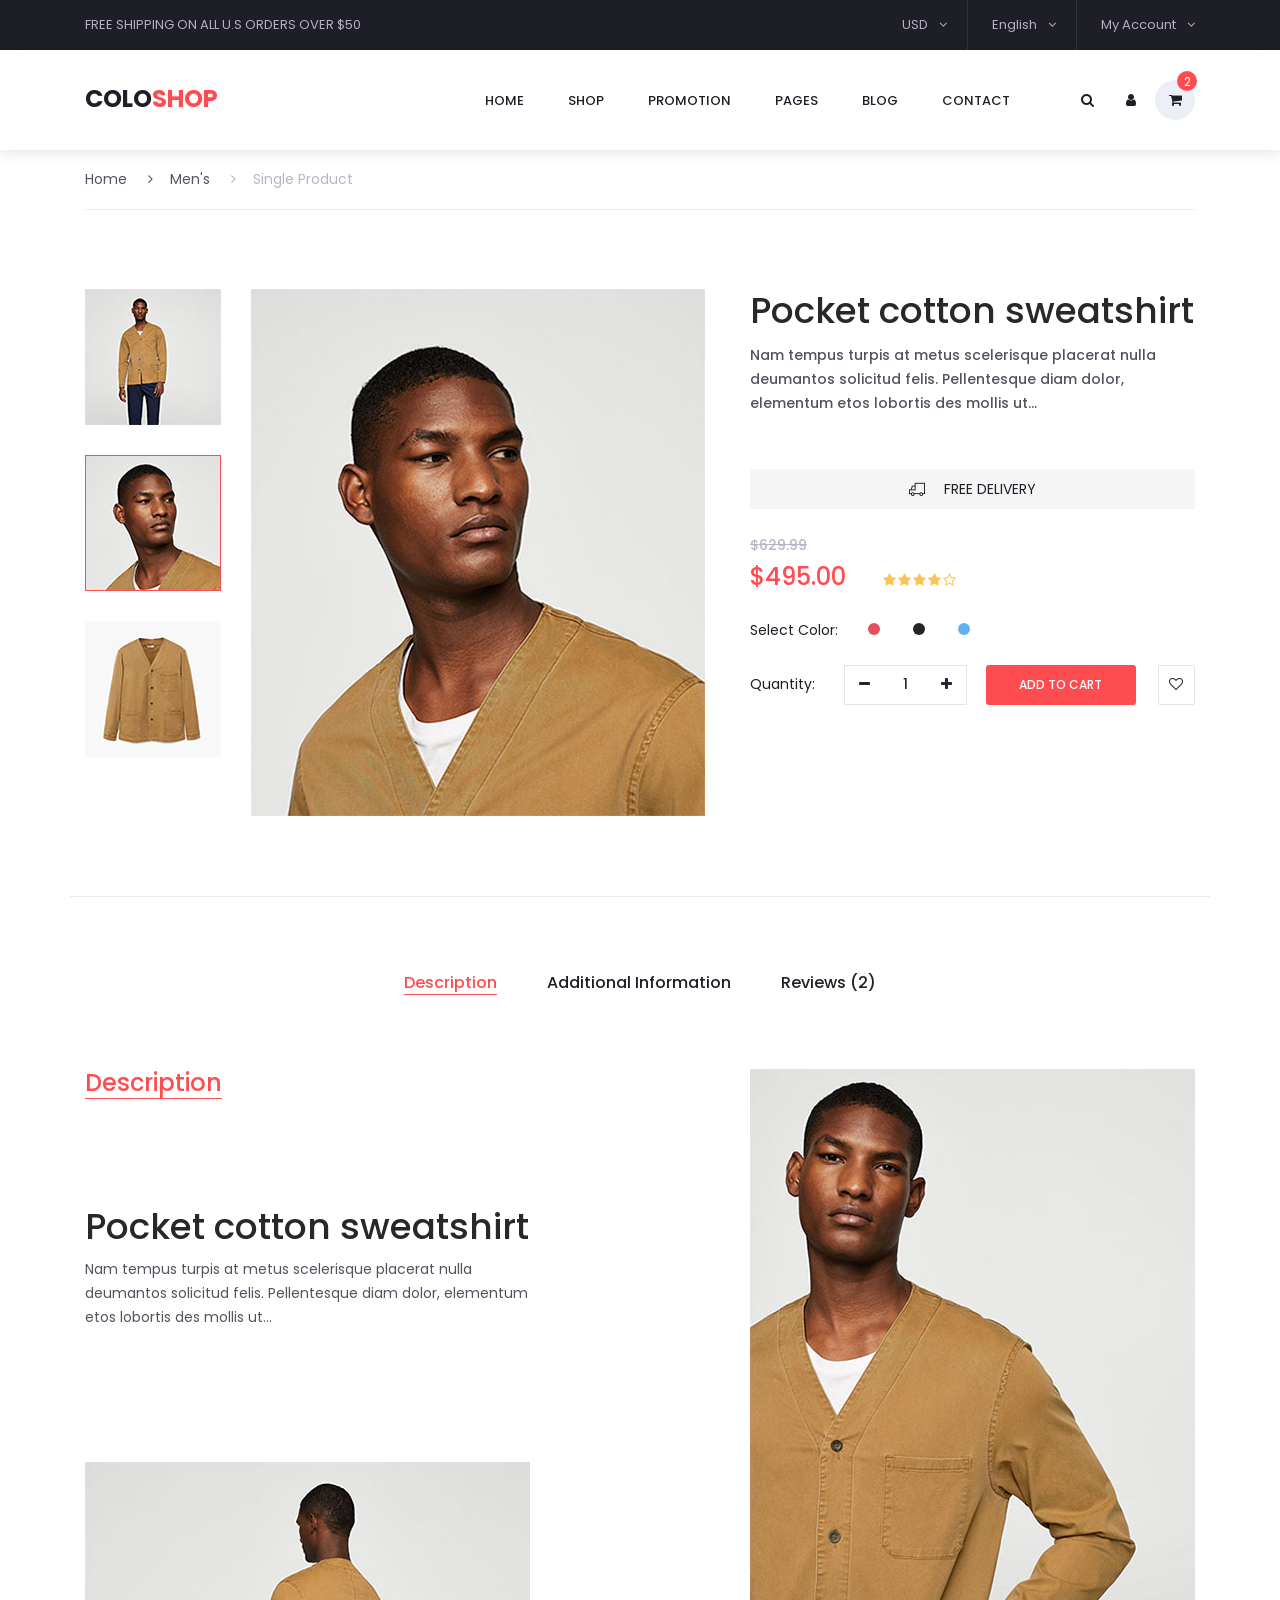
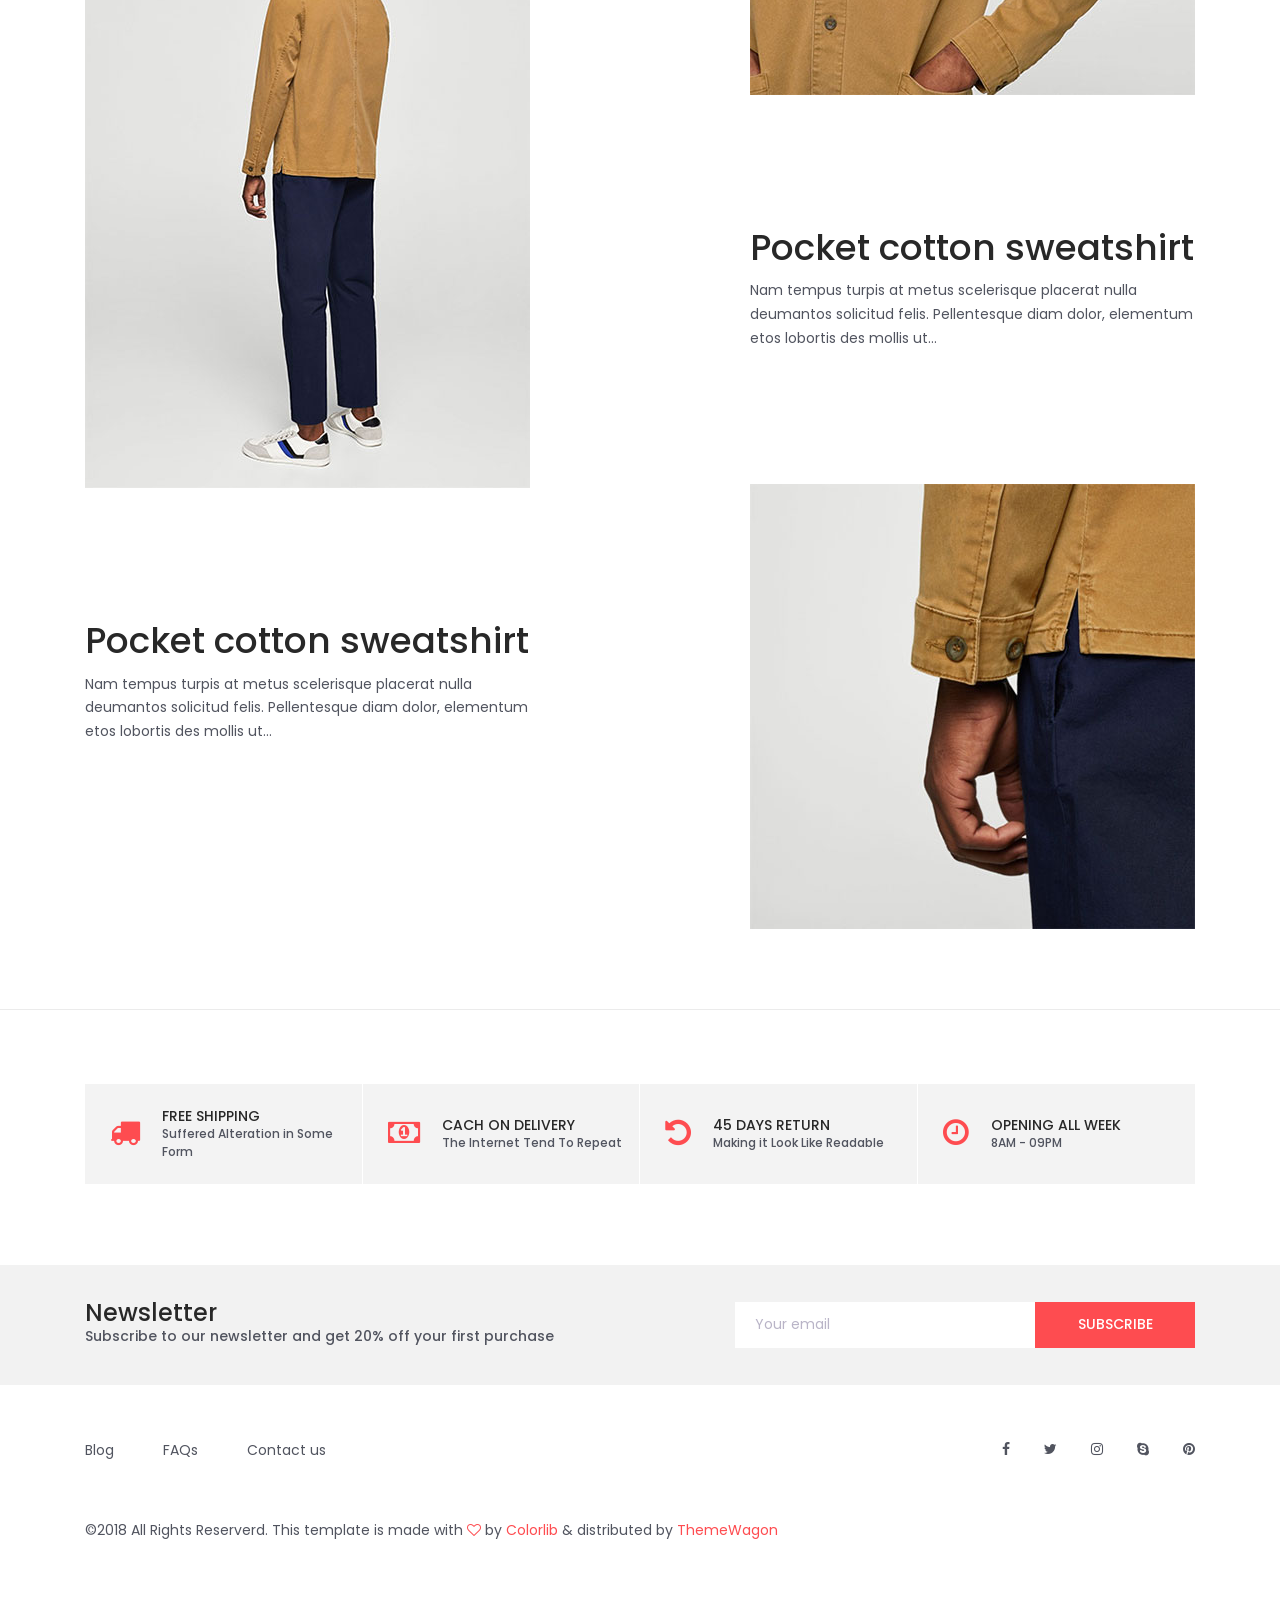
<file: single.html>
<!DOCTYPE html>
<html lang="en">
<head>
<title>Single Product</title>
<meta charset="utf-8">
<meta http-equiv="X-UA-Compatible" content="IE=edge">
<meta name="description" content="Colo Shop Template">
<meta name="viewport" content="width=device-width, initial-scale=1">
<link rel="stylesheet" type="text/css" href="styles/bootstrap4/bootstrap.min.css">
<link href="plugins/font-awesome-4.7.0/css/font-awesome.min.css" rel="stylesheet" type="text/css">
<link rel="stylesheet" type="text/css" href="plugins/OwlCarousel2-2.2.1/owl.carousel.css">
<link rel="stylesheet" type="text/css" href="plugins/OwlCarousel2-2.2.1/owl.theme.default.css">
<link rel="stylesheet" type="text/css" href="plugins/OwlCarousel2-2.2.1/animate.css">
<link rel="stylesheet" href="plugins/themify-icons/themify-icons.css">
<link rel="stylesheet" type="text/css" href="plugins/jquery-ui-1.12.1.custom/jquery-ui.css">
<link rel="stylesheet" type="text/css" href="styles/single_styles.css">
<link rel="stylesheet" type="text/css" href="styles/single_responsive.css">
</head>

<body>

<div class="super_container">

	<!-- Header -->

	<header class="header trans_300">

		<!-- Top Navigation -->

		<div class="top_nav">
			<div class="container">
				<div class="row">
					<div class="col-md-6">
						<div class="top_nav_left">free shipping on all u.s orders over $50</div>
					</div>
					<div class="col-md-6 text-right">
						<div class="top_nav_right">
							<ul class="top_nav_menu">

								<!-- Currency / Language / My Account -->

								<li class="currency">
									<a href="#">
										usd
										<i class="fa fa-angle-down"></i>
									</a>
									<ul class="currency_selection">
										<li><a href="#">cad</a></li>
										<li><a href="#">aud</a></li>
										<li><a href="#">eur</a></li>
										<li><a href="#">gbp</a></li>
									</ul>
								</li>
								<li class="language">
									<a href="#">
										English
										<i class="fa fa-angle-down"></i>
									</a>
									<ul class="language_selection">
										<li><a href="#">French</a></li>
										<li><a href="#">Italian</a></li>
										<li><a href="#">German</a></li>
										<li><a href="#">Spanish</a></li>
									</ul>
								</li>
								<li class="account">
									<a href="#">
										My Account
										<i class="fa fa-angle-down"></i>
									</a>
									<ul class="account_selection">
										<li><a href="#"><i class="fa fa-sign-in" aria-hidden="true"></i>Sign In</a></li>
										<li><a href="#"><i class="fa fa-user-plus" aria-hidden="true"></i>Register</a></li>
									</ul>
								</li>
							</ul>
						</div>
					</div>
				</div>
			</div>
		</div>

		<!-- Main Navigation -->

		<div class="main_nav_container">
			<div class="container">
				<div class="row">
					<div class="col-lg-12 text-right">
						<div class="logo_container">
							<a href="#">colo<span>shop</span></a>
						</div>
						<nav class="navbar">
							<ul class="navbar_menu">
								<li><a href="index.html">home</a></li>
								<li><a href="#">shop</a></li>
								<li><a href="#">promotion</a></li>
								<li><a href="#">pages</a></li>
								<li><a href="#">blog</a></li>
								<li><a href="contact.html">contact</a></li>
							</ul>
							<ul class="navbar_user">
								<li><a href="#"><i class="fa fa-search" aria-hidden="true"></i></a></li>
								<li><a href="#"><i class="fa fa-user" aria-hidden="true"></i></a></li>
								<li class="checkout">
									<a href="#">
										<i class="fa fa-shopping-cart" aria-hidden="true"></i>
										<span id="checkout_items" class="checkout_items">2</span>
									</a>
								</li>
							</ul>
							<div class="hamburger_container">
								<i class="fa fa-bars" aria-hidden="true"></i>
							</div>
						</nav>
					</div>
				</div>
			</div>
		</div>

	</header>

	<div class="fs_menu_overlay"></div>

	<!-- Hamburger Menu -->

	<div class="hamburger_menu">
		<div class="hamburger_close"><i class="fa fa-times" aria-hidden="true"></i></div>
		<div class="hamburger_menu_content text-right">
			<ul class="menu_top_nav">
				<li class="menu_item has-children">
					<a href="#">
						usd
						<i class="fa fa-angle-down"></i>
					</a>
					<ul class="menu_selection">
						<li><a href="#">cad</a></li>
						<li><a href="#">aud</a></li>
						<li><a href="#">eur</a></li>
						<li><a href="#">gbp</a></li>
					</ul>
				</li>
				<li class="menu_item has-children">
					<a href="#">
						English
						<i class="fa fa-angle-down"></i>
					</a>
					<ul class="menu_selection">
						<li><a href="#">French</a></li>
						<li><a href="#">Italian</a></li>
						<li><a href="#">German</a></li>
						<li><a href="#">Spanish</a></li>
					</ul>
				</li>
				<li class="menu_item has-children">
					<a href="#">
						My Account
						<i class="fa fa-angle-down"></i>
					</a>
					<ul class="menu_selection">
						<li><a href="#"><i class="fa fa-sign-in" aria-hidden="true"></i>Sign In</a></li>
						<li><a href="#"><i class="fa fa-user-plus" aria-hidden="true"></i>Register</a></li>
					</ul>
				</li>
				<li class="menu_item"><a href="#">home</a></li>
				<li class="menu_item"><a href="#">shop</a></li>
				<li class="menu_item"><a href="#">promotion</a></li>
				<li class="menu_item"><a href="#">pages</a></li>
				<li class="menu_item"><a href="#">blog</a></li>
				<li class="menu_item"><a href="#">contact</a></li>
			</ul>
		</div>
	</div>

	<div class="container single_product_container">
		<div class="row">
			<div class="col">

				<!-- Breadcrumbs -->

				<div class="breadcrumbs d-flex flex-row align-items-center">
					<ul>
						<li><a href="index.html">Home</a></li>
						<li><a href="categories.html"><i class="fa fa-angle-right" aria-hidden="true"></i>Men's</a></li>
						<li class="active"><a href="#"><i class="fa fa-angle-right" aria-hidden="true"></i>Single Product</a></li>
					</ul>
				</div>

			</div>
		</div>

		<div class="row">
			<div class="col-lg-7">
				<div class="single_product_pics">
					<div class="row">
						<div class="col-lg-3 thumbnails_col order-lg-1 order-2">
							<div class="single_product_thumbnails">
								<ul>
									<li><img src="images/single_1_thumb.jpg" alt="" data-image="images/single_1.jpg"></li>
									<li class="active"><img src="images/single_2_thumb.jpg" alt="" data-image="images/single_2.jpg"></li>
									<li><img src="images/single_3_thumb.jpg" alt="" data-image="images/single_3.jpg"></li>
								</ul>
							</div>
						</div>
						<div class="col-lg-9 image_col order-lg-2 order-1">
							<div class="single_product_image">
								<div class="single_product_image_background" style="background-image:url(images/single_2.jpg)"></div>
							</div>
						</div>
					</div>
				</div>
			</div>
			<div class="col-lg-5">
				<div class="product_details">
					<div class="product_details_title">
						<h2>Pocket cotton sweatshirt</h2>
						<p>Nam tempus turpis at metus scelerisque placerat nulla deumantos solicitud felis. Pellentesque diam dolor, elementum etos lobortis des mollis ut...</p>
					</div>
					<div class="free_delivery d-flex flex-row align-items-center justify-content-center">
						<span class="ti-truck"></span><span>free delivery</span>
					</div>
					<div class="original_price">$629.99</div>
					<div class="product_price">$495.00</div>
					<ul class="star_rating">
						<li><i class="fa fa-star" aria-hidden="true"></i></li>
						<li><i class="fa fa-star" aria-hidden="true"></i></li>
						<li><i class="fa fa-star" aria-hidden="true"></i></li>
						<li><i class="fa fa-star" aria-hidden="true"></i></li>
						<li><i class="fa fa-star-o" aria-hidden="true"></i></li>
					</ul>
					<div class="product_color">
						<span>Select Color:</span>
						<ul>
							<li style="background: #e54e5d"></li>
							<li style="background: #252525"></li>
							<li style="background: #60b3f3"></li>
						</ul>
					</div>
					<div class="quantity d-flex flex-column flex-sm-row align-items-sm-center">
						<span>Quantity:</span>
						<div class="quantity_selector">
							<span class="minus"><i class="fa fa-minus" aria-hidden="true"></i></span>
							<span id="quantity_value">1</span>
							<span class="plus"><i class="fa fa-plus" aria-hidden="true"></i></span>
						</div>
						<div class="red_button add_to_cart_button"><a href="#">add to cart</a></div>
						<div class="product_favorite d-flex flex-column align-items-center justify-content-center"></div>
					</div>
				</div>
			</div>
		</div>

	</div>

	<!-- Tabs -->

	<div class="tabs_section_container">

		<div class="container">
			<div class="row">
				<div class="col">
					<div class="tabs_container">
						<ul class="tabs d-flex flex-sm-row flex-column align-items-left align-items-md-center justify-content-center">
							<li class="tab active" data-active-tab="tab_1"><span>Description</span></li>
							<li class="tab" data-active-tab="tab_2"><span>Additional Information</span></li>
							<li class="tab" data-active-tab="tab_3"><span>Reviews (2)</span></li>
						</ul>
					</div>
				</div>
			</div>
			<div class="row">
				<div class="col">

					<!-- Tab Description -->

					<div id="tab_1" class="tab_container active">
						<div class="row">
							<div class="col-lg-5 desc_col">
								<div class="tab_title">
									<h4>Description</h4>
								</div>
								<div class="tab_text_block">
									<h2>Pocket cotton sweatshirt</h2>
									<p>Nam tempus turpis at metus scelerisque placerat nulla deumantos solicitud felis. Pellentesque diam dolor, elementum etos lobortis des mollis ut...</p>
								</div>
								<div class="tab_image">
									<img src="images/desc_1.jpg" alt="">
								</div>
								<div class="tab_text_block">
									<h2>Pocket cotton sweatshirt</h2>
									<p>Nam tempus turpis at metus scelerisque placerat nulla deumantos solicitud felis. Pellentesque diam dolor, elementum etos lobortis des mollis ut...</p>
								</div>
							</div>
							<div class="col-lg-5 offset-lg-2 desc_col">
								<div class="tab_image">
									<img src="images/desc_2.jpg" alt="">
								</div>
								<div class="tab_text_block">
									<h2>Pocket cotton sweatshirt</h2>
									<p>Nam tempus turpis at metus scelerisque placerat nulla deumantos solicitud felis. Pellentesque diam dolor, elementum etos lobortis des mollis ut...</p>
								</div>
								<div class="tab_image desc_last">
									<img src="images/desc_3.jpg" alt="">
								</div>
							</div>
						</div>
					</div>

					<!-- Tab Additional Info -->

					<div id="tab_2" class="tab_container">
						<div class="row">
							<div class="col additional_info_col">
								<div class="tab_title additional_info_title">
									<h4>Additional Information</h4>
								</div>
								<p>COLOR:<span>Gold, Red</span></p>
								<p>SIZE:<span>L,M,XL</span></p>
							</div>
						</div>
					</div>

					<!-- Tab Reviews -->

					<div id="tab_3" class="tab_container">
						<div class="row">

							<!-- User Reviews -->

							<div class="col-lg-6 reviews_col">
								<div class="tab_title reviews_title">
									<h4>Reviews (2)</h4>
								</div>

								<!-- User Review -->

								<div class="user_review_container d-flex flex-column flex-sm-row">
									<div class="user">
										<div class="user_pic"></div>
										<div class="user_rating">
											<ul class="star_rating">
												<li><i class="fa fa-star" aria-hidden="true"></i></li>
												<li><i class="fa fa-star" aria-hidden="true"></i></li>
												<li><i class="fa fa-star" aria-hidden="true"></i></li>
												<li><i class="fa fa-star" aria-hidden="true"></i></li>
												<li><i class="fa fa-star-o" aria-hidden="true"></i></li>
											</ul>
										</div>
									</div>
									<div class="review">
										<div class="review_date">27 Aug 2016</div>
										<div class="user_name">Brandon William</div>
										<p>Lorem ipsum dolor sit amet, consectetur adipisicing elit, sed do eiusmod tempor incididunt ut labore et dolore magna aliqua.</p>
									</div>
								</div>

								<!-- User Review -->

								<div class="user_review_container d-flex flex-column flex-sm-row">
									<div class="user">
										<div class="user_pic"></div>
										<div class="user_rating">
											<ul class="star_rating">
												<li><i class="fa fa-star" aria-hidden="true"></i></li>
												<li><i class="fa fa-star" aria-hidden="true"></i></li>
												<li><i class="fa fa-star" aria-hidden="true"></i></li>
												<li><i class="fa fa-star" aria-hidden="true"></i></li>
												<li><i class="fa fa-star-o" aria-hidden="true"></i></li>
											</ul>
										</div>
									</div>
									<div class="review">
										<div class="review_date">27 Aug 2016</div>
										<div class="user_name">Brandon William</div>
										<p>Lorem ipsum dolor sit amet, consectetur adipisicing elit, sed do eiusmod tempor incididunt ut labore et dolore magna aliqua.</p>
									</div>
								</div>
							</div>

							<!-- Add Review -->

							<div class="col-lg-6 add_review_col">

								<div class="add_review">
									<form id="review_form" action="post">
										<div>
											<h1>Add Review</h1>
											<input id="review_name" class="form_input input_name" type="text" name="name" placeholder="Name*" required="required" data-error="Name is required.">
											<input id="review_email" class="form_input input_email" type="email" name="email" placeholder="Email*" required="required" data-error="Valid email is required.">
										</div>
										<div>
											<h1>Your Rating:</h1>
											<ul class="user_star_rating">
												<li><i class="fa fa-star" aria-hidden="true"></i></li>
												<li><i class="fa fa-star" aria-hidden="true"></i></li>
												<li><i class="fa fa-star" aria-hidden="true"></i></li>
												<li><i class="fa fa-star" aria-hidden="true"></i></li>
												<li><i class="fa fa-star-o" aria-hidden="true"></i></li>
											</ul>
											<textarea id="review_message" class="input_review" name="message"  placeholder="Your Review" rows="4" required data-error="Please, leave us a review."></textarea>
										</div>
										<div class="text-left text-sm-right">
											<button id="review_submit" type="submit" class="red_button review_submit_btn trans_300" value="Submit">submit</button>
										</div>
									</form>
								</div>

							</div>

						</div>
					</div>

				</div>
			</div>
		</div>

	</div>

	<!-- Benefit -->

	<div class="benefit">
		<div class="container">
			<div class="row benefit_row">
				<div class="col-lg-3 benefit_col">
					<div class="benefit_item d-flex flex-row align-items-center">
						<div class="benefit_icon"><i class="fa fa-truck" aria-hidden="true"></i></div>
						<div class="benefit_content">
							<h6>free shipping</h6>
							<p>Suffered Alteration in Some Form</p>
						</div>
					</div>
				</div>
				<div class="col-lg-3 benefit_col">
					<div class="benefit_item d-flex flex-row align-items-center">
						<div class="benefit_icon"><i class="fa fa-money" aria-hidden="true"></i></div>
						<div class="benefit_content">
							<h6>cach on delivery</h6>
							<p>The Internet Tend To Repeat</p>
						</div>
					</div>
				</div>
				<div class="col-lg-3 benefit_col">
					<div class="benefit_item d-flex flex-row align-items-center">
						<div class="benefit_icon"><i class="fa fa-undo" aria-hidden="true"></i></div>
						<div class="benefit_content">
							<h6>45 days return</h6>
							<p>Making it Look Like Readable</p>
						</div>
					</div>
				</div>
				<div class="col-lg-3 benefit_col">
					<div class="benefit_item d-flex flex-row align-items-center">
						<div class="benefit_icon"><i class="fa fa-clock-o" aria-hidden="true"></i></div>
						<div class="benefit_content">
							<h6>opening all week</h6>
							<p>8AM - 09PM</p>
						</div>
					</div>
				</div>
			</div>
		</div>
	</div>

	<!-- Newsletter -->

	<div class="newsletter">
		<div class="container">
			<div class="row">
				<div class="col-lg-6">
					<div class="newsletter_text d-flex flex-column justify-content-center align-items-lg-start align-items-md-center text-center">
						<h4>Newsletter</h4>
						<p>Subscribe to our newsletter and get 20% off your first purchase</p>
					</div>
				</div>
				<div class="col-lg-6">
					<form action="post">
						<div class="newsletter_form d-flex flex-md-row flex-column flex-xs-column align-items-center justify-content-lg-end justify-content-center">
							<input id="newsletter_email" type="email" placeholder="Your email" required="required" data-error="Valid email is required.">
							<button id="newsletter_submit" type="submit" class="newsletter_submit_btn trans_300" value="Submit">subscribe</button>
						</div>
					</form>
				</div>
			</div>
		</div>
	</div>

	<!-- Footer -->

	<footer class="footer">
		<div class="container">
			<div class="row">
				<div class="col-lg-6">
					<div class="footer_nav_container d-flex flex-sm-row flex-column align-items-center justify-content-lg-start justify-content-center text-center">
						<ul class="footer_nav">
							<li><a href="#">Blog</a></li>
							<li><a href="#">FAQs</a></li>
							<li><a href="contact.html">Contact us</a></li>
						</ul>
					</div>
				</div>
				<div class="col-lg-6">
					<div class="footer_social d-flex flex-row align-items-center justify-content-lg-end justify-content-center">
						<ul>
							<li><a href="#"><i class="fa fa-facebook" aria-hidden="true"></i></a></li>
							<li><a href="#"><i class="fa fa-twitter" aria-hidden="true"></i></a></li>
							<li><a href="#"><i class="fa fa-instagram" aria-hidden="true"></i></a></li>
							<li><a href="#"><i class="fa fa-skype" aria-hidden="true"></i></a></li>
							<li><a href="#"><i class="fa fa-pinterest" aria-hidden="true"></i></a></li>
						</ul>
					</div>
				</div>
			</div>
			<div class="row">
				<div class="col-lg-12">
					<div class="footer_nav_container">
						<div class="cr">©2018 All Rights Reserverd. This template is made with <i class="fa fa-heart-o" aria-hidden="true"></i> by <a href="#">Colorlib</a> &amp; distributed by <a href="https://themewagon.com">ThemeWagon</a></div>
					</div>
				</div>
			</div>
		</div>
	</footer>

</div>

<script src="js/jquery-3.2.1.min.js"></script>
<script src="styles/bootstrap4/popper.js"></script>
<script src="styles/bootstrap4/bootstrap.min.js"></script>
<script src="plugins/Isotope/isotope.pkgd.min.js"></script>
<script src="plugins/OwlCarousel2-2.2.1/owl.carousel.js"></script>
<script src="plugins/easing/easing.js"></script>
<script src="plugins/jquery-ui-1.12.1.custom/jquery-ui.js"></script>
<script src="js/single_custom.js"></script>
</body>

</html>
</file>
<file: plugins/themify-icons/themify-icons.css>
@font-face {
	font-family: 'themify';
	src:url('fonts/themify.eot?-fvbane');
	src:url('fonts/themify.eot?#iefix-fvbane') format('embedded-opentype'),
		url('fonts/themify.woff?-fvbane') format('woff'),
		url('fonts/themify.ttf?-fvbane') format('truetype'),
		url('fonts/themify.svg?-fvbane#themify') format('svg');
	font-weight: normal;
	font-style: normal;
}

[class^="ti-"], [class*=" ti-"] {
	font-family: 'themify';
	speak: none;
	font-style: normal;
	font-weight: normal;
	font-variant: normal;
	text-transform: none;
	line-height: 1;

	/* Better Font Rendering =========== */
	-webkit-font-smoothing: antialiased;
	-moz-osx-font-smoothing: grayscale;
}

.ti-wand:before {
	content: "\e600";
}
.ti-volume:before {
	content: "\e601";
}
.ti-user:before {
	content: "\e602";
}
.ti-unlock:before {
	content: "\e603";
}
.ti-unlink:before {
	content: "\e604";
}
.ti-trash:before {
	content: "\e605";
}
.ti-thought:before {
	content: "\e606";
}
.ti-target:before {
	content: "\e607";
}
.ti-tag:before {
	content: "\e608";
}
.ti-tablet:before {
	content: "\e609";
}
.ti-star:before {
	content: "\e60a";
}
.ti-spray:before {
	content: "\e60b";
}
.ti-signal:before {
	content: "\e60c";
}
.ti-shopping-cart:before {
	content: "\e60d";
}
.ti-shopping-cart-full:before {
	content: "\e60e";
}
.ti-settings:before {
	content: "\e60f";
}
.ti-search:before {
	content: "\e610";
}
.ti-zoom-in:before {
	content: "\e611";
}
.ti-zoom-out:before {
	content: "\e612";
}
.ti-cut:before {
	content: "\e613";
}
.ti-ruler:before {
	content: "\e614";
}
.ti-ruler-pencil:before {
	content: "\e615";
}
.ti-ruler-alt:before {
	content: "\e616";
}
.ti-bookmark:before {
	content: "\e617";
}
.ti-bookmark-alt:before {
	content: "\e618";
}
.ti-reload:before {
	content: "\e619";
}
.ti-plus:before {
	content: "\e61a";
}
.ti-pin:before {
	content: "\e61b";
}
.ti-pencil:before {
	content: "\e61c";
}
.ti-pencil-alt:before {
	content: "\e61d";
}
.ti-paint-roller:before {
	content: "\e61e";
}
.ti-paint-bucket:before {
	content: "\e61f";
}
.ti-na:before {
	content: "\e620";
}
.ti-mobile:before {
	content: "\e621";
}
.ti-minus:before {
	content: "\e622";
}
.ti-medall:before {
	content: "\e623";
}
.ti-medall-alt:before {
	content: "\e624";
}
.ti-marker:before {
	content: "\e625";
}
.ti-marker-alt:before {
	content: "\e626";
}
.ti-arrow-up:before {
	content: "\e627";
}
.ti-arrow-right:before {
	content: "\e628";
}
.ti-arrow-left:before {
	content: "\e629";
}
.ti-arrow-down:before {
	content: "\e62a";
}
.ti-lock:before {
	content: "\e62b";
}
.ti-location-arrow:before {
	content: "\e62c";
}
.ti-link:before {
	content: "\e62d";
}
.ti-layout:before {
	content: "\e62e";
}
.ti-layers:before {
	content: "\e62f";
}
.ti-layers-alt:before {
	content: "\e630";
}
.ti-key:before {
	content: "\e631";
}
.ti-import:before {
	content: "\e632";
}
.ti-image:before {
	content: "\e633";
}
.ti-heart:before {
	content: "\e634";
}
.ti-heart-broken:before {
	content: "\e635";
}
.ti-hand-stop:before {
	content: "\e636";
}
.ti-hand-open:before {
	content: "\e637";
}
.ti-hand-drag:before {
	content: "\e638";
}
.ti-folder:before {
	content: "\e639";
}
.ti-flag:before {
	content: "\e63a";
}
.ti-flag-alt:before {
	content: "\e63b";
}
.ti-flag-alt-2:before {
	content: "\e63c";
}
.ti-eye:before {
	content: "\e63d";
}
.ti-export:before {
	content: "\e63e";
}
.ti-exchange-vertical:before {
	content: "\e63f";
}
.ti-desktop:before {
	content: "\e640";
}
.ti-cup:before {
	content: "\e641";
}
.ti-crown:before {
	content: "\e642";
}
.ti-comments:before {
	content: "\e643";
}
.ti-comment:before {
	content: "\e644";
}
.ti-comment-alt:before {
	content: "\e645";
}
.ti-close:before {
	content: "\e646";
}
.ti-clip:before {
	content: "\e647";
}
.ti-angle-up:before {
	content: "\e648";
}
.ti-angle-right:before {
	content: "\e649";
}
.ti-angle-left:before {
	content: "\e64a";
}
.ti-angle-down:before {
	content: "\e64b";
}
.ti-check:before {
	content: "\e64c";
}
.ti-check-box:before {
	content: "\e64d";
}
.ti-camera:before {
	content: "\e64e";
}
.ti-announcement:before {
	content: "\e64f";
}
.ti-brush:before {
	content: "\e650";
}
.ti-briefcase:before {
	content: "\e651";
}
.ti-bolt:before {
	content: "\e652";
}
.ti-bolt-alt:before {
	content: "\e653";
}
.ti-blackboard:before {
	content: "\e654";
}
.ti-bag:before {
	content: "\e655";
}
.ti-move:before {
	content: "\e656";
}
.ti-arrows-vertical:before {
	content: "\e657";
}
.ti-arrows-horizontal:before {
	content: "\e658";
}
.ti-fullscreen:before {
	content: "\e659";
}
.ti-arrow-top-right:before {
	content: "\e65a";
}
.ti-arrow-top-left:before {
	content: "\e65b";
}
.ti-arrow-circle-up:before {
	content: "\e65c";
}
.ti-arrow-circle-right:before {
	content: "\e65d";
}
.ti-arrow-circle-left:before {
	content: "\e65e";
}
.ti-arrow-circle-down:before {
	content: "\e65f";
}
.ti-angle-double-up:before {
	content: "\e660";
}
.ti-angle-double-right:before {
	content: "\e661";
}
.ti-angle-double-left:before {
	content: "\e662";
}
.ti-angle-double-down:before {
	content: "\e663";
}
.ti-zip:before {
	content: "\e664";
}
.ti-world:before {
	content: "\e665";
}
.ti-wheelchair:before {
	content: "\e666";
}
.ti-view-list:before {
	content: "\e667";
}
.ti-view-list-alt:before {
	content: "\e668";
}
.ti-view-grid:before {
	content: "\e669";
}
.ti-uppercase:before {
	content: "\e66a";
}
.ti-upload:before {
	content: "\e66b";
}
.ti-underline:before {
	content: "\e66c";
}
.ti-truck:before {
	content: "\e66d";
}
.ti-timer:before {
	content: "\e66e";
}
.ti-ticket:before {
	content: "\e66f";
}
.ti-thumb-up:before {
	content: "\e670";
}
.ti-thumb-down:before {
	content: "\e671";
}
.ti-text:before {
	content: "\e672";
}
.ti-stats-up:before {
	content: "\e673";
}
.ti-stats-down:before {
	content: "\e674";
}
.ti-split-v:before {
	content: "\e675";
}
.ti-split-h:before {
	content: "\e676";
}
.ti-smallcap:before {
	content: "\e677";
}
.ti-shine:before {
	content: "\e678";
}
.ti-shift-right:before {
	content: "\e679";
}
.ti-shift-left:before {
	content: "\e67a";
}
.ti-shield:before {
	content: "\e67b";
}
.ti-notepad:before {
	content: "\e67c";
}
.ti-server:before {
	content: "\e67d";
}
.ti-quote-right:before {
	content: "\e67e";
}
.ti-quote-left:before {
	content: "\e67f";
}
.ti-pulse:before {
	content: "\e680";
}
.ti-printer:before {
	content: "\e681";
}
.ti-power-off:before {
	content: "\e682";
}
.ti-plug:before {
	content: "\e683";
}
.ti-pie-chart:before {
	content: "\e684";
}
.ti-paragraph:before {
	content: "\e685";
}
.ti-panel:before {
	content: "\e686";
}
.ti-package:before {
	content: "\e687";
}
.ti-music:before {
	content: "\e688";
}
.ti-music-alt:before {
	content: "\e689";
}
.ti-mouse:before {
	content: "\e68a";
}
.ti-mouse-alt:before {
	content: "\e68b";
}
.ti-money:before {
	content: "\e68c";
}
.ti-microphone:before {
	content: "\e68d";
}
.ti-menu:before {
	content: "\e68e";
}
.ti-menu-alt:before {
	content: "\e68f";
}
.ti-map:before {
	content: "\e690";
}
.ti-map-alt:before {
	content: "\e691";
}
.ti-loop:before {
	content: "\e692";
}
.ti-location-pin:before {
	content: "\e693";
}
.ti-list:before {
	content: "\e694";
}
.ti-light-bulb:before {
	content: "\e695";
}
.ti-Italic:before {
	content: "\e696";
}
.ti-info:before {
	content: "\e697";
}
.ti-infinite:before {
	content: "\e698";
}
.ti-id-badge:before {
	content: "\e699";
}
.ti-hummer:before {
	content: "\e69a";
}
.ti-home:before {
	content: "\e69b";
}
.ti-help:before {
	content: "\e69c";
}
.ti-headphone:before {
	content: "\e69d";
}
.ti-harddrives:before {
	content: "\e69e";
}
.ti-harddrive:before {
	content: "\e69f";
}
.ti-gift:before {
	content: "\e6a0";
}
.ti-game:before {
	content: "\e6a1";
}
.ti-filter:before {
	content: "\e6a2";
}
.ti-files:before {
	content: "\e6a3";
}
.ti-file:before {
	content: "\e6a4";
}
.ti-eraser:before {
	content: "\e6a5";
}
.ti-envelope:before {
	content: "\e6a6";
}
.ti-download:before {
	content: "\e6a7";
}
.ti-direction:before {
	content: "\e6a8";
}
.ti-direction-alt:before {
	content: "\e6a9";
}
.ti-dashboard:before {
	content: "\e6aa";
}
.ti-control-stop:before {
	content: "\e6ab";
}
.ti-control-shuffle:before {
	content: "\e6ac";
}
.ti-control-play:before {
	content: "\e6ad";
}
.ti-control-pause:before {
	content: "\e6ae";
}
.ti-control-forward:before {
	content: "\e6af";
}
.ti-control-backward:before {
	content: "\e6b0";
}
.ti-cloud:before {
	content: "\e6b1";
}
.ti-cloud-up:before {
	content: "\e6b2";
}
.ti-cloud-down:before {
	content: "\e6b3";
}
.ti-clipboard:before {
	content: "\e6b4";
}
.ti-car:before {
	content: "\e6b5";
}
.ti-calendar:before {
	content: "\e6b6";
}
.ti-book:before {
	content: "\e6b7";
}
.ti-bell:before {
	content: "\e6b8";
}
.ti-basketball:before {
	content: "\e6b9";
}
.ti-bar-chart:before {
	content: "\e6ba";
}
.ti-bar-chart-alt:before {
	content: "\e6bb";
}
.ti-back-right:before {
	content: "\e6bc";
}
.ti-back-left:before {
	content: "\e6bd";
}
.ti-arrows-corner:before {
	content: "\e6be";
}
.ti-archive:before {
	content: "\e6bf";
}
.ti-anchor:before {
	content: "\e6c0";
}
.ti-align-right:before {
	content: "\e6c1";
}
.ti-align-left:before {
	content: "\e6c2";
}
.ti-align-justify:before {
	content: "\e6c3";
}
.ti-align-center:before {
	content: "\e6c4";
}
.ti-alert:before {
	content: "\e6c5";
}
.ti-alarm-clock:before {
	content: "\e6c6";
}
.ti-agenda:before {
	content: "\e6c7";
}
.ti-write:before {
	content: "\e6c8";
}
.ti-window:before {
	content: "\e6c9";
}
.ti-widgetized:before {
	content: "\e6ca";
}
.ti-widget:before {
	content: "\e6cb";
}
.ti-widget-alt:before {
	content: "\e6cc";
}
.ti-wallet:before {
	content: "\e6cd";
}
.ti-video-clapper:before {
	content: "\e6ce";
}
.ti-video-camera:before {
	content: "\e6cf";
}
.ti-vector:before {
	content: "\e6d0";
}
.ti-themify-logo:before {
	content: "\e6d1";
}
.ti-themify-favicon:before {
	content: "\e6d2";
}
.ti-themify-favicon-alt:before {
	content: "\e6d3";
}
.ti-support:before {
	content: "\e6d4";
}
.ti-stamp:before {
	content: "\e6d5";
}
.ti-split-v-alt:before {
	content: "\e6d6";
}
.ti-slice:before {
	content: "\e6d7";
}
.ti-shortcode:before {
	content: "\e6d8";
}
.ti-shift-right-alt:before {
	content: "\e6d9";
}
.ti-shift-left-alt:before {
	content: "\e6da";
}
.ti-ruler-alt-2:before {
	content: "\e6db";
}
.ti-receipt:before {
	content: "\e6dc";
}
.ti-pin2:before {
	content: "\e6dd";
}
.ti-pin-alt:before {
	content: "\e6de";
}
.ti-pencil-alt2:before {
	content: "\e6df";
}
.ti-palette:before {
	content: "\e6e0";
}
.ti-more:before {
	content: "\e6e1";
}
.ti-more-alt:before {
	content: "\e6e2";
}
.ti-microphone-alt:before {
	content: "\e6e3";
}
.ti-magnet:before {
	content: "\e6e4";
}
.ti-line-double:before {
	content: "\e6e5";
}
.ti-line-dotted:before {
	content: "\e6e6";
}
.ti-line-dashed:before {
	content: "\e6e7";
}
.ti-layout-width-full:before {
	content: "\e6e8";
}
.ti-layout-width-default:before {
	content: "\e6e9";
}
.ti-layout-width-default-alt:before {
	content: "\e6ea";
}
.ti-layout-tab:before {
	content: "\e6eb";
}
.ti-layout-tab-window:before {
	content: "\e6ec";
}
.ti-layout-tab-v:before {
	content: "\e6ed";
}
.ti-layout-tab-min:before {
	content: "\e6ee";
}
.ti-layout-slider:before {
	content: "\e6ef";
}
.ti-layout-slider-alt:before {
	content: "\e6f0";
}
.ti-layout-sidebar-right:before {
	content: "\e6f1";
}
.ti-layout-sidebar-none:before {
	content: "\e6f2";
}
.ti-layout-sidebar-left:before {
	content: "\e6f3";
}
.ti-layout-placeholder:before {
	content: "\e6f4";
}
.ti-layout-menu:before {
	content: "\e6f5";
}
.ti-layout-menu-v:before {
	content: "\e6f6";
}
.ti-layout-menu-separated:before {
	content: "\e6f7";
}
.ti-layout-menu-full:before {
	content: "\e6f8";
}
.ti-layout-media-right-alt:before {
	content: "\e6f9";
}
.ti-layout-media-right:before {
	content: "\e6fa";
}
.ti-layout-media-overlay:before {
	content: "\e6fb";
}
.ti-layout-media-overlay-alt:before {
	content: "\e6fc";
}
.ti-layout-media-overlay-alt-2:before {
	content: "\e6fd";
}
.ti-layout-media-left-alt:before {
	content: "\e6fe";
}
.ti-layout-media-left:before {
	content: "\e6ff";
}
.ti-layout-media-center-alt:before {
	content: "\e700";
}
.ti-layout-media-center:before {
	content: "\e701";
}
.ti-layout-list-thumb:before {
	content: "\e702";
}
.ti-layout-list-thumb-alt:before {
	content: "\e703";
}
.ti-layout-list-post:before {
	content: "\e704";
}
.ti-layout-list-large-image:before {
	content: "\e705";
}
.ti-layout-line-solid:before {
	content: "\e706";
}
.ti-layout-grid4:before {
	content: "\e707";
}
.ti-layout-grid3:before {
	content: "\e708";
}
.ti-layout-grid2:before {
	content: "\e709";
}
.ti-layout-grid2-thumb:before {
	content: "\e70a";
}
.ti-layout-cta-right:before {
	content: "\e70b";
}
.ti-layout-cta-left:before {
	content: "\e70c";
}
.ti-layout-cta-center:before {
	content: "\e70d";
}
.ti-layout-cta-btn-right:before {
	content: "\e70e";
}
.ti-layout-cta-btn-left:before {
	content: "\e70f";
}
.ti-layout-column4:before {
	content: "\e710";
}
.ti-layout-column3:before {
	content: "\e711";
}
.ti-layout-column2:before {
	content: "\e712";
}
.ti-layout-accordion-separated:before {
	content: "\e713";
}
.ti-layout-accordion-merged:before {
	content: "\e714";
}
.ti-layout-accordion-list:before {
	content: "\e715";
}
.ti-ink-pen:before {
	content: "\e716";
}
.ti-info-alt:before {
	content: "\e717";
}
.ti-help-alt:before {
	content: "\e718";
}
.ti-headphone-alt:before {
	content: "\e719";
}
.ti-hand-point-up:before {
	content: "\e71a";
}
.ti-hand-point-right:before {
	content: "\e71b";
}
.ti-hand-point-left:before {
	content: "\e71c";
}
.ti-hand-point-down:before {
	content: "\e71d";
}
.ti-gallery:before {
	content: "\e71e";
}
.ti-face-smile:before {
	content: "\e71f";
}
.ti-face-sad:before {
	content: "\e720";
}
.ti-credit-card:before {
	content: "\e721";
}
.ti-control-skip-forward:before {
	content: "\e722";
}
.ti-control-skip-backward:before {
	content: "\e723";
}
.ti-control-record:before {
	content: "\e724";
}
.ti-control-eject:before {
	content: "\e725";
}
.ti-comments-smiley:before {
	content: "\e726";
}
.ti-brush-alt:before {
	content: "\e727";
}
.ti-youtube:before {
	content: "\e728";
}
.ti-vimeo:before {
	content: "\e729";
}
.ti-twitter:before {
	content: "\e72a";
}
.ti-time:before {
	content: "\e72b";
}
.ti-tumblr:before {
	content: "\e72c";
}
.ti-skype:before {
	content: "\e72d";
}
.ti-share:before {
	content: "\e72e";
}
.ti-share-alt:before {
	content: "\e72f";
}
.ti-rocket:before {
	content: "\e730";
}
.ti-pinterest:before {
	content: "\e731";
}
.ti-new-window:before {
	content: "\e732";
}
.ti-microsoft:before {
	content: "\e733";
}
.ti-list-ol:before {
	content: "\e734";
}
.ti-linkedin:before {
	content: "\e735";
}
.ti-layout-sidebar-2:before {
	content: "\e736";
}
.ti-layout-grid4-alt:before {
	content: "\e737";
}
.ti-layout-grid3-alt:before {
	content: "\e738";
}
.ti-layout-grid2-alt:before {
	content: "\e739";
}
.ti-layout-column4-alt:before {
	content: "\e73a";
}
.ti-layout-column3-alt:before {
	content: "\e73b";
}
.ti-layout-column2-alt:before {
	content: "\e73c";
}
.ti-instagram:before {
	content: "\e73d";
}
.ti-google:before {
	content: "\e73e";
}
.ti-github:before {
	content: "\e73f";
}
.ti-flickr:before {
	content: "\e740";
}
.ti-facebook:before {
	content: "\e741";
}
.ti-dropbox:before {
	content: "\e742";
}
.ti-dribbble:before {
	content: "\e743";
}
.ti-apple:before {
	content: "\e744";
}
.ti-android:before {
	content: "\e745";
}
.ti-save:before {
	content: "\e746";
}
.ti-save-alt:before {
	content: "\e747";
}
.ti-yahoo:before {
	content: "\e748";
}
.ti-wordpress:before {
	content: "\e749";
}
.ti-vimeo-alt:before {
	content: "\e74a";
}
.ti-twitter-alt:before {
	content: "\e74b";
}
.ti-tumblr-alt:before {
	content: "\e74c";
}
.ti-trello:before {
	content: "\e74d";
}
.ti-stack-overflow:before {
	content: "\e74e";
}
.ti-soundcloud:before {
	content: "\e74f";
}
.ti-sharethis:before {
	content: "\e750";
}
.ti-sharethis-alt:before {
	content: "\e751";
}
.ti-reddit:before {
	content: "\e752";
}
.ti-pinterest-alt:before {
	content: "\e753";
}
.ti-microsoft-alt:before {
	content: "\e754";
}
.ti-linux:before {
	content: "\e755";
}
.ti-jsfiddle:before {
	content: "\e756";
}
.ti-joomla:before {
	content: "\e757";
}
.ti-html5:before {
	content: "\e758";
}
.ti-flickr-alt:before {
	content: "\e759";
}
.ti-email:before {
	content: "\e75a";
}
.ti-drupal:before {
	content: "\e75b";
}
.ti-dropbox-alt:before {
	content: "\e75c";
}
.ti-css3:before {
	content: "\e75d";
}
.ti-rss:before {
	content: "\e75e";
}
.ti-rss-alt:before {
	content: "\e75f";
}
</file>
<file: styles/single_styles.css>
@charset "utf-8";
/* CSS Document */

/******************************

COLOR PALETTE



[Table of Contents]

1. Fonts
2. Body and some general stuff
3. Home
	3.1 Currency
	3.2 Language
	3.3 Account
	3.4 Main Navigation
	3.5 Hamburger Menu
	3.6 Logo
4. Breadcrumbs
5. Single Product Section
6. Product Details
7. Tabs
	7.1 Description
	7.2. Additional Info
	7.3 Reviews
8. Add Review
9. Benefit
10. Newsletter
11. Footer


******************************/

/***********
1. Fonts
***********/

@import url('https://fonts.googleapis.com/css?family=Poppins:400,500,600,700,900');

/*********************************
2. Body and some general stuff
*********************************/

*
{
	margin: 0;
	padding: 0;
}
body
{
	font-family: 'Poppins', sans-serif;
	font-size: 14px;
	line-height: 23px;
	font-weight: 400;
	background: #FFFFFF;
	color: #1e1e27;
}
div
{
	display: block;
	position: relative;
	-webkit-box-sizing: border-box;
    -moz-box-sizing: border-box;
    box-sizing: border-box;
}
ul
{
	list-style: none;
	margin-bottom: 0px;
}
p
{
	font-family: 'Poppins', sans-serif;
	font-size: 14px;
	line-height: 1.7;
	font-weight: 500;
	color: #51545f;
	-webkit-font-smoothing: antialiased;
	-webkit-text-shadow: rgba(0,0,0,.01) 0 0 1px;
	text-shadow: rgba(0,0,0,.01) 0 0 1px;
}
p a
{
	display: inline;
	position: relative;
	color: inherit;
	border-bottom: solid 2px #fde0db;
	-webkit-transition: all 200ms ease;
	-moz-transition: all 200ms ease;
	-ms-transition: all 200ms ease;
	-o-transition: all 200ms ease;
	transition: all 200ms ease;
}
a, a:hover, a:visited, a:active, a:link
{
	text-decoration: none;
	-webkit-font-smoothing: antialiased;
	-webkit-text-shadow: rgba(0,0,0,.01) 0 0 1px;
	text-shadow: rgba(0,0,0,.01) 0 0 1px;
}
p a:active
{
	position: relative;
	color: #FF6347;
}
p a:hover
{
	color: #FF6347;
	background: #fde0db;
}
p a:hover::after
{
	opacity: 0.2;
}
::selection
{
	background: #fde0db;
	color: #FF6347;
}
p::selection
{
	background: #fde0db;
}
h1{font-size: 72px;}
h2{font-size: 36px;}
h3{font-size: 28px;}
h4{font-size: 24px;}
h5{font-size: 16px;}
h6{font-size: 14px;}
h1, h2, h3, h4, h5, h6
{
	font-family: 'Poppins', sans-serif;
	color: #282828;
	-webkit-font-smoothing: antialiased;
	-webkit-text-shadow: rgba(0,0,0,.01) 0 0 1px;
	text-shadow: rgba(0,0,0,.01) 0 0 1px;
}
h1::selection,
h2::selection,
h3::selection,
h4::selection,
h5::selection,
h6::selection
{

}
::-webkit-input-placeholder
{
	font-size: 16px !important;
	font-weight: 500;
	color: #777777 !important;
}
:-moz-placeholder /* older Firefox*/
{
	font-size: 16px !important;
	font-weight: 500;
	color: #777777 !important;
}
::-moz-placeholder /* Firefox 19+ */
{
	font-size: 16px !important;
	font-weight: 500;
	color: #777777 !important;
}
:-ms-input-placeholder
{
	font-size: 16px !important;
	font-weight: 500;
	color: #777777 !important;
}
::input-placeholder
{
	font-size: 16px !important;
	font-weight: 500;
	color: #777777 !important;
}
.form-control
{
	color: #db5246;
}
section
{
	display: block;
	position: relative;
	box-sizing: border-box;
}
.clear
{
	clear: both;
}
.clearfix::before, .clearfix::after
{
	content: "";
	display: table;
}
.clearfix::after
{
	clear: both;
}
.clearfix
{
	zoom: 1;
}
.float_left
{
	float: left;
}
.float_right
{
	float: right;
}
.trans_200
{
	-webkit-transition: all 200ms ease;
	-moz-transition: all 200ms ease;
	-ms-transition: all 200ms ease;
	-o-transition: all 200ms ease;
	transition: all 200ms ease;
}
.trans_300
{
	-webkit-transition: all 300ms ease;
	-moz-transition: all 300ms ease;
	-ms-transition: all 300ms ease;
	-o-transition: all 300ms ease;
	transition: all 300ms ease;
}
.trans_400
{
	-webkit-transition: all 400ms ease;
	-moz-transition: all 400ms ease;
	-ms-transition: all 400ms ease;
	-o-transition: all 400ms ease;
	transition: all 400ms ease;
}
.trans_500
{
	-webkit-transition: all 500ms ease;
	-moz-transition: all 500ms ease;
	-ms-transition: all 500ms ease;
	-o-transition: all 500ms ease;
	transition: all 500ms ease;
}
.fill_height
{
	height: 100%;
}
.super_container
{
	width: 100%;
	overflow: hidden;
}

/*********************************
3. Home
*********************************/

.header
{
	position: fixed;
	top: 0;
	left: 0;
	width: 100%;
	background: #FFFFFF;
	z-index: 10;
}
.top_nav
{
	width: 100%;
	height: 50px;
	background: #1e1e27;
}
.top_nav_left
{
	height: 50px;
	line-height: 50px;
	font-size: 13px;
	color: #b5aec4;
	text-transform: uppercase;
}

/*********************************
3.1 Currency
*********************************/

.currency
{
	display: inline-block;
	position: relative;
	min-width: 50px;
	border-right: solid 1px #33333b;
	padding-right: 20px;
	padding-left: 20px;
	text-align: center;
	vertical-align: middle;
	background: #1e1e27;
}
.currency > a
{
	display: block;
	color: #b5aec4;
	font-weight: 400;
	height: 50px;
	line-height: 50px;
	font-size: 13px;
	text-transform: uppercase;
}
.currency > a > i
{
	margin-left: 8px;
}
.currency:hover .currency_selection
{
	visibility: visible;
	opacity: 1;
	top: 100%;
}
.currency_selection
{
	display: block;
	position: absolute;
	right: 0;
	top: 120%;
	margin: 0;
	width: 100%;
	background: #FFFFFF;
	visibility: hidden;
	opacity: 0;
	z-index: 1;
	box-shadow: 0 0 25px rgba(63, 78, 100, 0.15);
	-webkit-transition: opacity 0.3s ease;
	-moz-transition: opacity 0.3s ease;
	-ms-transition: opacity 0.3s ease;
	-o-transition: opacity 0.3s ease;
	transition: all 0.3s ease;
}
.currency_selection li
{
	padding-left: 10px;
	padding-right: 10px;
	line-height: 50px;
}
.currency_selection li a
{
	display: block;
	color: #232530;
	border-bottom: solid 1px #dddddd;
	font-size: 13px;
	text-transform: uppercase;
	-webkit-transition: opacity 0.3s ease;
	-moz-transition: opacity 0.3s ease;
	-ms-transition: opacity 0.3s ease;
	-o-transition: opacity 0.3s ease;
	transition: all 0.3s ease;
}
.currency_selection li a:hover
{
	color: #b5aec4;
}
.currency_selection li:last-child a
{
	border-bottom: none;
}

/*********************************
3.2 Language
*********************************/

.language
{
	display: inline-block;
	position: relative;
	min-width: 50px;
	border-right: solid 1px #33333b;
	padding-right: 20px;
	padding-left: 20px;
	text-align: center;
	vertical-align: middle;
	background: #1e1e27;
}
.language > a
{
	display: block;
	color: #b5aec4;
	font-weight: 400;
	height: 50px;
	line-height: 50px;
	font-size: 13px;
}
.language > a > i
{
	margin-left: 8px;
}
.language:hover .language_selection
{
	visibility: visible;
	opacity: 1;
	top: 100%;
}
.language_selection
{
	display: block;
	position: absolute;
	right: 0;
	top: 120%;
	margin: 0;
	width: 100%;
	background: #FFFFFF;
	visibility: hidden;
	opacity: 0;
	z-index: 1;
	box-shadow: 0 0 25px rgba(63, 78, 100, 0.15);
	-webkit-transition: opacity 0.3s ease;
	-moz-transition: opacity 0.3s ease;
	-ms-transition: opacity 0.3s ease;
	-o-transition: opacity 0.3s ease;
	transition: all 0.3s ease;
}
.language_selection li
{
	padding-left: 10px;
	padding-right: 10px;
	line-height: 50px;
}
.language_selection li a
{
	display: block;
	color: #232530;
	border-bottom: solid 1px #dddddd;
	font-size: 13px;
	-webkit-transition: opacity 0.3s ease;
	-moz-transition: opacity 0.3s ease;
	-ms-transition: opacity 0.3s ease;
	-o-transition: opacity 0.3s ease;
	transition: all 0.3s ease;
}
.language_selection li a:hover
{
	color: #b5aec4;
}
.language_selection li:last-child a
{
	border-bottom: none;
}

/*********************************
3.3 Account
*********************************/

.account
{
	display: inline-block;
	position: relative;
	min-width: 50px;
	padding-left: 20px;
	text-align: center;
	vertical-align: middle;
	background: #1e1e27;
}
.account > a
{
	display: block;
	color: #b5aec4;
	font-weight: 400;
	height: 50px;
	line-height: 50px;
	font-size: 13px;
}
.account > a > i
{
	margin-left: 8px;
}
.account:hover .account_selection
{
	visibility: visible;
	opacity: 1;
	top: 100%;
}
.account_selection
{
	display: block;
	position: absolute;
	right: 0;
	top: 120%;
	margin: 0;
	width: 100%;
	background: #FFFFFF;
	visibility: hidden;
	opacity: 0;
	z-index: 1;
	box-shadow: 0 0 25px rgba(63, 78, 100, 0.15);
	-webkit-transition: opacity 0.3s ease;
	-moz-transition: opacity 0.3s ease;
	-ms-transition: opacity 0.3s ease;
	-o-transition: opacity 0.3s ease;
	transition: all 0.3s ease;
}
.account_selection li
{
	padding-left: 10px;
	padding-right: 10px;
	line-height: 50px;
}
.account_selection li a
{
	display: block;
	color: #232530;
	border-bottom: solid 1px #dddddd;
	font-size: 14px;
	-webkit-transition: all 0.3s ease;
	-moz-transition: all 0.3s ease;
	-ms-transition: all 0.3s ease;
	-o-transition: all 0.3s ease;
	transition: all 0.3s ease;
}
.account_selection li a:hover
{
	color: #b5aec4;
}
.account_selection li:last-child a
{
	border-bottom: none;
}
.account_selection li a i
{
	margin-right: 10px;
}

/*********************************
3.4 Main Navigation
*********************************/

.main_nav_container
{
	width: 100%;
	background: #FFFFFF;
	box-shadow: 0 0 16px rgba(0, 0, 0, 0.15);
}
.navbar
{
	width: auto;
	height: 100px;
	float: right;
	padding-left: 0px;
	padding-right: 0px;
}
.navbar_menu li
{
	display: inline-block;
}
.navbar_menu li a
{
	display: block;
	color: #1e1e27;
	font-size: 13px;
	font-weight: 500;
	text-transform: uppercase;
	padding: 20px;
	-webkit-transition: color 0.3s ease;
	-moz-transition: color 0.3s ease;
	-ms-transition: color 0.3s ease;
	-o-transition: color 0.3s ease;
	transition: color 0.3s ease;
}
.navbar_menu li a:hover
{
	color: #b5aec4;
}
.navbar_user
{
	margin-left: 37px;
}
.navbar_user li
{
	display: inline-block;
	text-align: center;
}
.navbar_user li a
{
	display: -webkit-box;
	display: -moz-box;
	display: -ms-flexbox;
	display: -webkit-flex;
	display: flex;
	flex-direction: column;
	justify-content: center;
	align-items: center;
	position: relative;
	width: 40px;
	height: 40px;
	color: #1e1e27;
	-webkit-transition: color 0.3s ease;
	-moz-transition: color 0.3s ease;
	-ms-transition: color 0.3s ease;
	-o-transition: color 0.3s ease;
	transition: color 0.3s ease;
}
.navbar_user li a:hover
{
	color: #b5aec4;
}
.checkout a
{
	background: #eceff6;
	border-radius: 50%;
}
.checkout_items
{
	display: -webkit-box;
	display: -moz-box;
	display: -ms-flexbox;
	display: -webkit-flex;
	display: flex;
	flex-direction: column;
	justify-content: center;
	align-items: center;
	position: absolute;
	top: -9px;
	left: 22px;
	width: 20px;
	height: 20px;
	border-radius: 50%;
	background: #fe4c50;
	font-size: 12px;
	color: #FFFFFF;
}

/*********************************
3.5 Hamburger Menu
*********************************/

.hamburger_container
{
	display: none;
	margin-left: 40px;
}
.hamburger_container i
{
	font-size: 24px;
	color: #1e1e27;
	-webkit-transition: all 300ms ease;
	-moz-transition: all 300ms ease;
	-ms-transition: all 300ms ease;
	-o-transition: all 300ms ease;
	transition: all 300ms ease;
}
.hamburger_container:hover i
{
	color: #b5aec4;
}
.hamburger_menu
{
	position: fixed;
	top: 0;
	right: -400px;
	width: 400px;
	height: 100vh;
	background: rgba(255,255,255,0.95);
	z-index: 10;
	-webkit-transition: all 300ms ease;
	-moz-transition: all 300ms ease;
	-ms-transition: all 300ms ease;
	-o-transition: all 300ms ease;
	transition: all 300ms ease;
}
.hamburger_menu.active
{
	right: 0;
}
.fs_menu_overlay
{
	position: fixed;
	top: 0;
	left: 0;
	width: 100vw;
	height: 100vh;
	z-index: 9;
	background: rgba(255,255,255,0);
	pointer-events: none;
	-webkit-transition: all 200ms ease;
	-moz-transition: all 200ms ease;
	-ms-transition: all 200ms ease;
	-o-transition: all 200ms ease;
	transition: all 200ms ease;
}
.hamburger_close
{
	position: absolute;
	top: 26px;
	right: 10px;
	padding: 10px;
	z-index: 1;
}
.hamburger_close i
{
	font-size: 24px;
	color: #1e1e27;
	-webkit-transition: all 300ms ease;
	-moz-transition: all 300ms ease;
	-ms-transition: all 300ms ease;
	-o-transition: all 300ms ease;
	transition: all 300ms ease;
}
.hamburger_close:hover i
{
	color: #b5aec4;
}
.hamburger_menu_content
{
	padding-top: 100px;
	width: 100%;
	height: 100%;
	padding-right: 20px;
}
.menu_item
{
	display: block;
	position: relative;
	border-bottom: solid 1px #b5aec4;
	vertical-align: middle;
}
.menu_item > a
{
	display: block;
	color: #1e1e27;
	font-weight: 500;
	height: 50px;
	line-height: 50px;
	font-size: 14px;
	text-transform: uppercase;
}
.menu_item > a:hover
{
	color: #b5aec4;
}
.menu_item > a > i
{
	margin-left: 8px;
}
.menu_item.active .menu_selection
{
	display: block;
	visibility: visible;
	opacity: 1;
}
.menu_selection
{
	margin: 0;
	width: 100%;
	max-height: 0;
	overflow: hidden;
	z-index: 1;
	-webkit-transition: all 0.3s ease;
	-moz-transition: all 0.3s ease;
	-ms-transition: all 0.3s ease;
	-o-transition: all 0.3s ease;
	transition: all 0.3s ease;
}
.menu_selection li
{
	padding-left: 10px;
	padding-right: 10px;
	line-height: 50px;
}
.menu_selection li a
{
	display: block;
	color: #232530;
	border-bottom: solid 1px #dddddd;
	font-size: 13px;
	text-transform: uppercase;
	-webkit-transition: opacity 0.3s ease;
	-moz-transition: opacity 0.3s ease;
	-ms-transition: opacity 0.3s ease;
	-o-transition: opacity 0.3s ease;
	transition: all 0.3s ease;
}
.menu_selection li a i
{
	margin-right: 5px;
}
.menu_selection li a:hover
{
	color: #b5aec4;
}
.menu_selection li:last-child a
{
	border-bottom: none;
}

/*********************************
3.6 Logo
*********************************/

.logo_container
{
	position: absolute;
	top: 50%;
	-webkit-transform: translateY(-50%);
	-moz-transform: translateY(-50%);
	-ms-transform: translateY(-50%);
	-o-transform: translateY(-50%);
	transform: translateY(-50%);
	left: 15px;
}
.logo_container a
{
	font-size: 24px;
	color: #1e1e27;
	font-weight: 700;
	text-transform: uppercase;
}
.logo_container a span
{
	color: #fe4c50;
}
.red_button
{
	display: -webkit-inline-box;
	display: -moz-inline-box;
	display: -ms-inline-flexbox;
	display: -webkit-inline-flex;
	display: inline-flex;
	flex-direction: column;
	justify-content: center;
	align-items: center;
	width: auto;
	height: 40px;
	background: #fe4c50;
	border-radius: 3px;
	-webkit-transition: all 0.3s ease;
	-moz-transition: all 0.3s ease;
	-ms-transition: all 0.3s ease;
	-o-transition: all 0.3s ease;
	transition: all 0.3s ease;
}
.red_button:hover
{
	background: #FE7C7F !important;
}
.red_button a
{
	display: block;
	color: #FFFFFF;
	text-transform: uppercase;
	font-size: 12px;
	font-weight: 500;
	text-align: center;
	line-height: 40px;
	width: 100%;
}
.shop_now_button
{
	width: 140px;
	margin-top: 32px;
}
.section_title
{
	display: inline-block;
	text-align: center;
}
.section_title h2
{
	display: inline-block;
}
.section_title::after
{
	display: block;
	position: absolute;
	top: calc(100% + 13px);
	left: 50%;
	-webkit-transform: translateX(-50%);
	-moz-transform: translateX(-50%);
	-ms-transform: translateX(-50%);
	-o-transform: translateX(-50%);
	transform: translateX(-50%);
	width: 60px;
	height: 5px;
	background: #fe4c50;
	content: '';
}
.product_details_title p
{
	color: #;
}

/*********************************
4. Breadcrumbs
*********************************/

.breadcrumbs
{
	width: 100%;
	height: 60px;
	border-bottom: solid 1px #ebebeb;
	margin-bottom: 79px;
}
.breadcrumbs ul li
{
	display: inline-block;
	margin-right: 17px;
}
.breadcrumbs ul li.active a
{
	color: #b9b4c7;
}
.breadcrumbs ul li i
{
	margin-right: 17px;
}
.breadcrumbs ul li a
{
	color: #51545f;
}

/*********************************
5. Single Product Section
*********************************/

.single_product_container
{
	margin-top: 150px;
	padding-bottom: 80px;
	border-bottom: solid 1px #ebebeb;
}
.single_product_thumbnails
{
	height: 527px;
}
.single_product_thumbnails ul li
{
	position: relative;
	height: 136px;
	margin-bottom: 30px;
	cursor: pointer;
}
.single_product_thumbnails ul li::after
{
	display: block;
	position: absolute;
	top: 0;
	left: 0;
	width: 100%;
	height: 100%;
	border: solid 1px #fe4c50;
	content: '';
	visibility: hidden;
}
.single_product_thumbnails ul li.active::after,
.single_product_thumbnails ul li:hover::after
{
	visibility: visible;
}
.single_product_thumbnails ul li img
{
	width: 100%;
}
.image_col
{
	padding-right: 30px;
}
.single_product_image
{
	width: 100%;
	height: 527px;
}
.single_product_image_background
{
	position: absolute;
	top: 0;
	left: 0;
	width: 100%;
	height: 100%;
	background-repeat: no-repeat;
	background-size: cover;
	background-position: center center;
}

/*********************************
6. Product Details
*********************************/

.product_details
{
	width: 100%;
}
.product_details_title
{
	font-weight: 500px;
	line-height: 30px;
}
.product_details_title p
{
	margin-top: 12px;
}
.free_delivery
{
	background: #f5f5f5;
	margin-top: 53px;
}
.free_delivery i
{
	display: inline-block;
}
.free_delivery span:last-child
{
	display: inline-block;
	height: 40px;
	line-height: 40px;
	text-transform: uppercase;
}
.free_delivery span:first-child
{
	display: inline-block;
	margin-right: 19px;
	font-size: 16px;
	-webkit-transform: translateY(-1px);
	-moz-transform: translateY(-1px);
	-ms-transform: translateY(-1px);
	-o-transform: translateY(-1px);
	transform: translateY(-1px);
}
.original_price
{
	font-weight: 500;
	color: #b9b4c7;
	text-decoration: line-through;
	line-height: 30px;
	margin-top: 21px;
}
.product_price
{
	display: inline-block;
	font-size: 24px;
	color: #fe4c50;
	font-weight: 500;
	line-height: 30px;
	margin-top: 2px;
}
.star_rating
{
	display: inline-block;
	margin-left: 33px;
}
.star_rating li
{
	display: inline-block;
	margin-right: -2px;
	cursor: pointer;
}
.star_rating li i
{
	color: #fac451;
}
.product_color
{
	margin-top: 27px;
}
.product_color ul
{
	display: inline-block;
	margin-left: 26px;
}
.product_color ul li
{
	display: inline-block;
	width: 12px;
	height: 12px;
	border-radius: 50%;
	margin-right: 29px;
	cursor: pointer;
}
.quantity
{
	width: 100%;
	height: 40px;
	margin-top: 23px;
}
.quantity_selector
{
	display: -webkit-box;
	display: -moz-box;
	display: -ms-flexbox;
	display: -webkit-flex;
	display: flex;
	flex-direction: row;
	justify-content: space-between;
	align-items: center;
	width: 132px;
	height: 100%;
	border: solid 1px #e5e5e5;
	margin-left: 29px;
}
.quantity_selector span
{
	font-weight: 500;
	color: #232530;
}
.plus,
.minus
{
	padding-left: 14px;
	padding-right: 14px;
	cursor: pointer;
}
.plus:hover,
.minus:hover
{
	color: #b5aec4;
}
.add_to_cart_button
{
	width: 160px;
	margin-left: 19px;
	font-size: 12px !important;
}
.product_favorite
{
	width: 40px;
	height: 100%;
	margin-left: 22px;
	border: solid 1px #e5e5e5;
	border-radius: 2px;
	cursor: pointer;
}
.product_favorite:hover::after
{
	color: #fe4c50;
}
.product_favorite::after
{
	font-family: 'FontAwesome';
	content:'\f08a';
	font-size: 14px;
}
.product_favorite.active::after
{
	content:'\f004';
	color: #fe4c50;
}

/*********************************
7. Tabs
*********************************/

.tabs_section_container
{
	width: 100%;
	padding-bottom: 80px;
	border-bottom: solid 1px #ebebeb;
}
.tabs_container
{
	margin-top: 66px;
	margin-bottom: 66px;
}
.tabs
{

}
.tab
{
	margin-right: 50px;
	cursor: pointer;
}
.tab:last-child
{
	margin-right: 0px;
}
.tab span
{
	height: 40px;
	line-height: 40px;
	font-size: 16px;
	font-weight: 500;
	color: #1e1e27;
}
.tab:hover span
{
	color: #b5aec4;
}
.tab.active span
{
	color: #fe4c50;
	border-bottom: solid 1px #fe4c50;
}
.tab_container
{
	width: 100%;
	display: none;
}
.tab_container.active
{
	display: block;
}

/*********************************
7.1 Description
*********************************/

.desc_col
{

}
.tab_title
{
	margin-bottom: 98px;
}
.tab_title h4
{
	display: inline-block;
	color: #fe4c50;
	border-bottom: solid 1px #fe4c50;
}
.tab_text_block
{
	margin-bottom: 133px;
}
.tab_text_block p
{
	font-weight: 400;
	margin-top: 10px;
}
.tab_image
{
	width: 100%;
	margin-bottom: 131px;
}
.tab_image img
{
	width: 100%;
}
.desc_last
{
	margin-bottom: 0px;
}

/*********************************
7.2. Additional Info
*********************************/

.additional_info_col p span
{
	margin-left: 22px;
}
.additional_info_title
{
	margin-bottom: 48px;
}

/*********************************
7.3 Reviews
*********************************/

.reviews_title
{
	margin-bottom: 58px;
}
.user_review_container
{
	width: 100%;
	margin-bottom: 37px;
}
.reviews_col
{
	padding-right: 30px;
}
.user_pic
{
	width: 70px;
	height: 70px;
	background: #ebebeb;
	border-radius: 50%;
}
.user_rating .star_rating
{
	margin-left: 5px;
	margin-top: 13px;
}
.user_rating .star_rating li
{
	margin-right: -3px;
}
.user_rating .star_rating li i
{
	font-size: 12px;
}
.review
{
	padding-left: 30px;
}
.review_date
{
	color: #fe4c50;
	margin-top: -4px;
}
.user_name
{
	font-size: 16px;
	font-weight: 500;
	margin-bottom: 18px;
}
.review p
{
	font-weight: 400;
}

/*********************************
8. Add Review
*********************************/

.add_review
{
	margin-top: 94px;
}
#review_form > div
{
	margin-bottom: 40px;
}
#review_form div:nth-child(2) h1
{
	display: inline-block;
}
#review_form div:nth-child(2)
{
	margin-bottom: 20px;
}
#review_form > div:last-child
{
	margin-bottom: 0px;
}
.add_review h1
{
	font-size: 18px;
	font-weight: 500;
}
.form_input
{
	display: block;
	width: 100%;
	height: 50px;
	border: solid 1px #e5e5e5;
	padding-left: 20px;
}
.input_name
{
	margin-bottom: 19px;
	margin-top: 31px;
}
.input_review
{
	display: block;
	width: 100%;
	border: solid 1px #e5e5e5;
	margin-top: 23px;
	padding-left: 20px;
	padding-top: 13px;
}
.user_star_rating
{
	display: inline-block;
	margin-left: 18px;
}
.user_star_rating li
{
	display: inline-block;
	margin-right: -3px;
	cursor: pointer;
}
.user_star_rating li i
{
	color: #f5c136;
	font-size: 18px;
}
.review_submit_btn
{
	width: 170px;
	border: none;
	color: #FFFFFF;
	text-transform: uppercase;
	font-size: 14px;
	font-weight: 500;
	cursor: pointer;
}

/*********************************
9. Benefit
*********************************/

.benefit
{
	margin-top: 74px;
}
.benefit_row
{
	padding-left: 15px;
	padding-right: 15px;
}
.benefit_col
{
	padding-left: 0px;
	padding-right: 0px;
}
.benefit_item
{
	height: 100px;
	background: #f3f3f3;
	border-right: solid 1px #FFFFFF;
	padding-left: 25px;
}
.benefit_col:last-child .benefit_item
{
	border-right: none;
}
.benefit_icon i
{
	font-size: 30px;
	color: #fe4c50;
}
.benefit_content
{
	padding-left: 22px;
}
.benefit_content h6
{
	text-transform: uppercase;
	line-height: 18px;
	font-weight: 500;
	margin-bottom: 0px;
}
.benefit_content p
{
	font-size: 12px;
	line-height: 18px;
	margin-bottom: 0px;
	color: #51545f;
}

/*********************************
10. Newsletter
*********************************/

.newsletter
{
	width: 100%;
	background: #f2f2f2;
	margin-top: 81px;
}
.newsletter_text
{
	height: 120px;
}
.newsletter_text h4
{
	margin-bottom: 0px;
	line-height: 24px;
}
.newsletter_text p
{
	margin-bottom: 0px;
	line-height: 1.7;
	color: #51545f;
}
.newsletter_form
{
	height: 120px;
}
#newsletter_email
{
	width: 300px;
	height: 46px;
	background: #FFFFFF;
	border: none;
	padding-left: 20px;
}
#newsletter_email:focus
{
	border: solid 1px #7f7f7f !important;
	box-shadow: none !important;
}
:focus
{
	outline: none !important;
}
::-webkit-input-placeholder
{
	font-size: 14px !important;
	font-weight: 400;
	color: #b9b4c7 !important;
}
:-moz-placeholder /* older Firefox*/
{
	font-size: 14px !important;
	font-weight: 400;
	color: #b9b4c7 !important;
}
::-moz-placeholder /* Firefox 19+ */
{
	font-size: 14px !important;
	font-weight: 400;
	color: #b9b4c7 !important;
}
:-ms-input-placeholder
{
	font-size: 14px !important;
	font-weight: 400;
	color: #b9b4c7 !important;
}
::input-placeholder
{
	font-size: 14px !important;
	font-weight: 400;
	color: #b9b4c7 !important;
}
.newsletter_submit_btn
{
	width: 160px;
	height: 46px;
	border: none;
	background: #fe4c50;
	color: #FFFFFF;
	font-size: 14px;
	font-weight: 500;
	text-transform: uppercase;
	cursor: pointer;
}
.newsletter_submit_btn:hover
{
	background: #FE7C7F;
}

/*********************************
11. Footer
*********************************/

.footer_nav_container
{
	height: 130px;
}
.cr
{
	margin-right: 48px;
}
.footer_nav li
{
	display: inline-block;
	margin-right: 45px;
}
.footer_nav li:last-child
{
	margin-right: 0px;
}
.footer_nav li a, .cr
{
	font-size: 14px;
	color: #51545f;
	line-height: 30px;
	-webkit-transition: all 300ms ease;
	-moz-transition: all 300ms ease;
	-ms-transition: all 300ms ease;
	-o-transition: all 300ms ease;
	transition: all 300ms ease;
}
.footer_nav li a:hover, .cr a, .cr i
{
	color: #fe4c50;
}
.footer_social
{
	height: 130px;
}
.footer_social ul li
{
	display: inline-block;
	margin-right: 10px;
}
.footer_social ul li:last-child
{
	margin-right: 0px;
}
.footer_social ul li a
{
	color: #51545f;
	-webkit-transition: all 300ms ease;
	-moz-transition: all 300ms ease;
	-ms-transition: all 300ms ease;
	-o-transition: all 300ms ease;
	transition: all 300ms ease;
	padding: 10px;
}
.footer_social ul li:last-child a
{
	padding-right: 0px;
}
.footer_social ul li a:hover
{
	color: #fe4c50;
}
</file>
<file: styles/single_responsive.css>
@charset "utf-8";
/* CSS Document */

/******************************

[Table of Contents]

1. 1600px
2. 1440px
3. 1280px
4. 1199px
5. 1024px
6. 991px
7. 959px
8. 880px
9. 768px
10. 767px
11. 539px
12. 479px
13. 400px

******************************/


@media only screen and (max-width: 1600px)
{
	
}

/************
2. 1440px
************/

@media only screen and (max-width: 1540px)
{
	
}

/************
3. 1380px
************/

@media only screen and (max-width: 1380px)
{
	
}

/************
3. 1280px
************/

@media only screen and (max-width: 1280px)
{
	
}

/************
4. 1199px
************/

@media only screen and (max-width: 1199px)
{
	.single_product_thumbnails ul li
	{
		height: 110px;
	}
	.single_product_image
	{
		height: 436px;
	}
}

/************
5. 1024px
************/

@media only screen and (max-width: 1024px)
{
	
}

/************
6. 991px
************/

@media only screen and (max-width: 991px)
{
	h1{font-size: 48px;}
	h2{font-size: 36px;}
	.top_nav
	{
		display: none;
	}
	.navbar_menu
	{
		display: none;
	}
	.hamburger_container
	{
		display: block;
	}
	.single_product_container
	{
		margin-top: 100px;
	}
	.main_content
	{
		float: none;
		width: 100%;
		padding-left: 0px;
	}
	.image_col
	{
		padding-right: 15px;
	}
	.single_product_image
	{
		margin-bottom: 15px;
		height: 785px;
	}
	.single_product_thumbnails
	{
		height: auto;
	}
	.single_product_thumbnails ul li
	{
		display: inline-block;
		width: 110px;
		margin-bottom: 0px;
		margin-right: 10px;
	}
	.single_product_thumbnails ul li img
	{
		height: 100%;
	}
	.product_details
	{
		margin-top: 71px;
	}
	.reviews_col
	{
		padding-right: 15px;
	}
	.benefit_col
	{
		margin-bottom: 30px;
	}
	.benefit_col:last-child
	{
		margin-bottom: 0px;
	}
	.newsletter_text
	{
		height: auto;
		margin-top: 30px;
	}
	.newsletter_text p
	{
		margin-top: 5px;
	}
	.newsletter_form
	{
		height: auto;
		margin-top: 30px;
		margin-bottom: 40px;
	}
	.footer_nav_container
	{
		height: auto;
		margin-top: 65px;
	}
	.footer_social
	{
		height: auto;
		margin-top: 20px;
		margin-bottom: 65px;
	}
}

/************
7. 959px
************/

@media only screen and (max-width: 959px)
{
	
}

/************
8. 880px
************/

@media only screen and (max-width: 880px)
{
	
}

/************
9. 768px
************/

@media only screen and (max-width: 768px)
{
	
}

/************
10. 767px
************/

@media only screen and (max-width: 767px)
{
	h1{font-size: 36px;}
	h2{font-size: 24px;}
	h6{font-size: 12px;}
	.red_button a
	{
		font-size: 12px;
	}
	.tab_title
	{
		margin-bottom: 78px;
	}
	.tab_text_block
	{
		margin-bottom: 113px;
	}
	.tab_image
	{
		margin-bottom: 111px;
	}
	.single_product_image
	{
		height: 576px;
	}
	.benefit_col
	{
		margin-bottom: 15px;
	}
	.newsletter_form
	{
		margin-bottom: 40px;
	}
	.newsletter_submit_btn
	{
		margin-top: 15px;
	}
	.desc_last
	{
		margin-bottom: 0px;
	}
}

/************
11. 575px
************/

@media only screen and (max-width: 575px)
{
	p
	{
		font-size: 13px;
	}
	.hamburger_menu
	{
		right: -100%;
		width: 100%;
	}
	.single_product_image
	{
		height: calc((100vw - 30px) / 0.86);
	}
	.single_product_thumbnails ul li
	{
		width: 80px;
		height: 80px;
	}
	.single_product_thumbnails ul li img
	{
		height: auto;
		width: 100%;
	}
	.breadcrumbs ul li
	{
		margin-right: 10px;
	}
	.breadcrumbs ul li a
	{
		font-size: 13px;
	}
	.breadcrumbs ul li i
	{
		margin-right: 12px;
	}
	.quantity
	{
		height: auto;
	}
	.quantity_selector
	{
		height: 40px;
		margin-left: 0px;
		margin-top: 15px;
	}
	.add_to_cart_button
	{
		margin-left: 0px;
		margin-top: 15px;
	}
	.product_favorite
	{
		margin-left: 0px;
		margin-top: 15px;
		height: 40px;
	}
	.tab
	{
		margin-right: 30px;
	}
	.tab span
	{
		font-size: 14px;
	}
	.tab_title h4
	{
		font-size: 20px;
	}
	.review
	{
		padding-left: 0px;
	}
	.review_date
	{
		margin-top: 15px;
	}
	.add_review
	{
		margin-top: 44px;
	}
	.user_rating .star_rating
	{
		margin-left: 0px;
		margin-top: 7px;
	}
	.cr
	{
		display: block;
		margin-right: 0px;
		margin-bottom: 30px;
		font-size: 13px;
	}
	.footer_nav
	{
		margin-bottom: 20px;
	}
	.footer_nav li
	{
		display: block;
		margin-right: 0px;
	}
	.footer_nav li a
	{
		font-size: 13px;
	}
}

/************
11. 539px
************/

@media only screen and (max-width: 539px)
{
	
}

/************
12. 480px
************/

@media only screen and (max-width: 480px)
{
	
}

/************
13. 479px
************/

@media only screen and (max-width: 479px)
{
	.logo_container a
	{
		font-size: 12px;
	}
	.hamburger_container
	{
		margin-left: 25px;
	}
	.hamburger_container i
	{
		font-size: 16px;
	}
	.hamburger_close
	{
		top: 14px;
		right: 4px;
	}
	.hamburger_close i
	{
		font-size: 20px;
	}
	.hamburger_menu_content
	{
		padding-right: 15px;
		padding-top: 70px;
	}
	.menu_item
	{
		border-bottom-color: rgba(181, 174, 196, 0.5);
	}
	.menu_item > a
	{
		font-size: 12px;
		line-height: 35px;
		height: 35px;
	}
	.menu_selection li a
	{
		font-size: 12px;
		line-height: 35px;
		height: 35px;
	}
	.navbar
	{
		height: 70px;
	}
	.navbar_user li a
	{
		width: 30px;
		height: 30px;
		font-size: 12px;
	}
	.checkout_items
	{
		width: 15px;
		height: 15px;
		font-size: 10px;		
	}
	.add_to_cart_button
	{
		margin-top: 20px;
	}
	.section_title::after
	{
	    top: calc(100% + 8px);
	    height: 3px;
	}
	.newsletter_form
	{
		margin-top: 22px;
	}
	.newsletter_text h4
	{
		font-size: 20px;
	}
	.newsletter_text p
	{
		font-size: 13px;
		margin-top: 5px;
	}
	.newsletter_submit_btn
	{
		font-size: 12px;
	}
	#newsletter_email
	{
		height: 40px;
		width: 100%;
		padding-left: 15px;
	}
	.newsletter_submit_btn
	{
		height: 36px;
		width: 130px;
	}
	#newsletter_email::-webkit-input-placeholder
	{
		font-size: 12px !important;
	}
	#newsletter_email:-moz-placeholder /* older Firefox*/
	{
		font-size: 12px !important;
	}
	#newsletter_email::-moz-placeholder /* Firefox 19+ */ 
	{
		font-size: 12px !important;
	} 
	#newsletter_email:-ms-input-placeholder
	{ 
		font-size: 12px !important;
	}
	#newsletter_email::input-placeholder
	{
		font-size: 12px !important;
	}
	.review_submit_btn,
	.add_to_cart_button
	{
		font-size: 12px;
		width: 130px;
		height: 36px;
	}
	.footer_nav_container
	{
		margin-top: 35px;
	}
	.cr
	{
		margin-bottom: 20px;
	}
	.footer_nav
	{
		margin-bottom: 20px;
	}
	.footer_social
	{
		margin-top: 5px;
		margin-bottom: 30px;
	}
}

/************
14. 400px
************/

@media only screen and (max-width: 400px)
{
	
}
</file>
